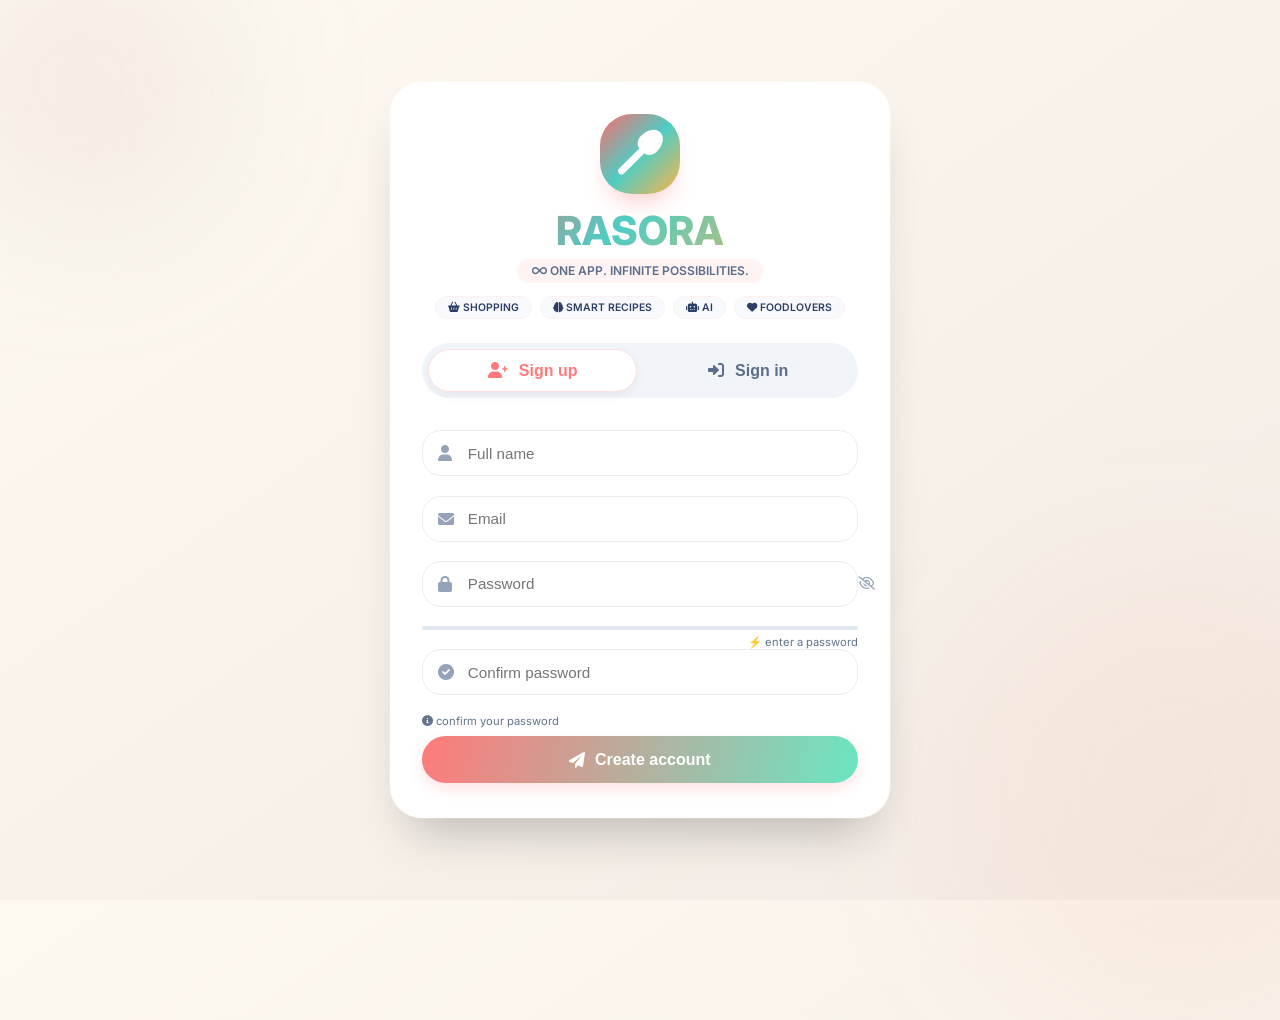
<file: signup.html>
<!DOCTYPE html>
<html lang="en">
<head>
    <meta charset="UTF-8">
    <meta name="viewport" content="width=device-width, initial-scale=1.0, user-scalable=yes">
    <title>RASORA • Sign up / Sign in</title>
    <link href="https://fonts.googleapis.com/css2?family=Inter:opsz,wght@14..32,300;400;500;600;700;800&display=swap" rel="stylesheet">
    <link rel="stylesheet" href="https://cdnjs.cloudflare.com/ajax/libs/font-awesome/6.0.0-beta3/css/all.min.css">
    <style>
        * { margin: 0; padding: 0; box-sizing: border-box; }
        body {
            min-height: 100vh;
            background: linear-gradient(145deg, #fef9f0 0%, #f2ebe5 100%);
            font-family: 'Inter', sans-serif;
            display: flex;
            align-items: center;
            justify-content: center;
            padding: 1.5rem;
            position: relative;
            overflow-x: hidden;
        }
        body::before {
            content: '';
            position: absolute;
            width: 320px;
            height: 320px;
            background: radial-gradient(circle, rgba(255,107,107,0.12) 0%, rgba(78,205,196,0.08) 80%);
            border-radius: 50%;
            top: -80px;
            left: -80px;
            z-index: 0;
            filter: blur(70px);
        }
        body::after {
            content: '';
            position: absolute;
            width: 450px;
            height: 450px;
            background: radial-gradient(circle, rgba(255,179,71,0.1) 0%, rgba(255,107,107,0.05) 80%);
            border-radius: 50%;
            bottom: -120px;
            right: -120px;
            z-index: 0;
            filter: blur(80px);
        }
        .auth-container {
            position: relative;
            z-index: 10;
            width: 100%;
            max-width: 500px;
            margin: 0 auto;
        }
        .card {
            background: rgba(255, 255, 255, 0.97);
            backdrop-filter: blur(3px);
            border-radius: 2rem;
            box-shadow: 0 30px 50px -20px rgba(0,0,0,0.25), 0 0 0 1px rgba(255,255,240,0.6);
            overflow: hidden;
        }
        .card-inner {
            padding: 2rem 2rem 2.2rem;
        }
        .tabs {
            display: flex;
            gap: 0.5rem;
            background: #f1f5f9;
            padding: 0.4rem;
            border-radius: 3rem;
            margin-bottom: 2rem;
        }
        .tab-btn {
            flex: 1;
            text-align: center;
            background: transparent;
            border: none;
            font-weight: 600;
            font-size: 1rem;
            padding: 0.7rem 0;
            border-radius: 2rem;
            cursor: pointer;
            color: #5b6e8c;
            transition: all 0.2s;
        }
        .tab-btn i { margin-right: 0.4rem; }
        .tab-btn.active {
            background: white;
            color: #ff7a7a;
            box-shadow: 0 4px 10px rgba(0,0,0,0.05);
            border: 1px solid #ffe0e0;
        }
        .auth-form.hidden { display: none; }
        .brand { text-align: center; margin-bottom: 1.5rem; }
        .brand-logo {
            width: 80px;
            height: 80px;
            margin: 0 auto 0.8rem auto;
            background: linear-gradient(135deg, #FF6B6B, #4ECDC4, #FFB347);
            border-radius: 2rem;
            display: flex;
            align-items: center;
            justify-content: center;
            box-shadow: 0 15px 25px -10px rgba(255,107,107,0.4);
        }
        .brand-logo i { font-size: 2.8rem; color: white; }
        .brand h1 {
            font-size: 2.5rem;
            font-weight: 800;
            background: linear-gradient(135deg, #FF6B6B 0%, #4ECDC4 45%, #FFB347 100%);
            background-clip: text;
            -webkit-background-clip: text;
            color: transparent;
        }
        .tagline {
            color: #5b6e8c;
            font-size: 0.75rem;
            font-weight: 600;
            margin-top: 0.2rem;
            background: rgba(255,107,107,0.08);
            padding: 0.3rem 0.9rem;
            border-radius: 2rem;
            width: fit-content;
            margin-left: auto;
            margin-right: auto;
        }
        .feature-strip {
            display: flex;
            flex-wrap: wrap;
            justify-content: center;
            gap: 0.5rem;
            margin: 0.8rem 0 1rem;
        }
        .feature-strip span {
            background: #f8f9fc;
            padding: 0.25rem 0.75rem;
            border-radius: 20px;
            font-size: 0.65rem;
            font-weight: 600;
            color: #2c3e66;
            border: 1px solid #ffefef;
        }
        .input-group {
            margin-bottom: 1.2rem;
            position: relative;
        }
        .input-group i {
            position: absolute;
            left: 1rem;
            top: 50%;
            transform: translateY(-50%);
            color: #94a3b8;
        }
        .input-group input {
            width: 100%;
            padding: 0.85rem 1rem 0.85rem 2.8rem;
            font-size: 0.95rem;
            border: 1.5px solid #e9edf2;
            border-radius: 1.2rem;
            outline: none;
            transition: all 0.2s;
        }
        .input-group input:focus {
            border-color: #ff7a7a;
            box-shadow: 0 0 0 3px rgba(255,122,122,0.15);
        }
        .toggle-pw {
            position: absolute;
            right: 1rem;
            top: 50%;
            transform: translateY(-50%);
            background: transparent;
            border: none;
            color: #94a3b8;
            cursor: pointer;
        }
        .strength-meter {
            margin-top: 0.4rem;
            height: 4px;
            background: #e2e8f0;
            border-radius: 4px;
            overflow: hidden;
        }
        .strength-fill {
            width: 0%;
            height: 100%;
            background: linear-gradient(90deg, #ff7a7a, #6be5c2);
            transition: width 0.2s;
        }
        .strength-text, .match-hint {
            font-size: 0.7rem;
            margin-top: 0.3rem;
            text-align: right;
            color: #64748b;
        }
        .match-hint { text-align: left; }
        .match-hint.valid { color: #10b981; }
        .match-hint.invalid { color: #ef4444; }
        .auth-btn {
            width: 100%;
            background: linear-gradient(105deg, #ff7a7a, #6be5c2);
            border: none;
            padding: 0.9rem;
            border-radius: 1.8rem;
            font-size: 1rem;
            font-weight: 700;
            color: white;
            cursor: pointer;
            display: flex;
            align-items: center;
            justify-content: center;
            gap: 0.6rem;
            margin-top: 0.5rem;
            box-shadow: 0 6px 14px rgba(255,122,122,0.2);
        }
        .auth-btn:hover {
            transform: translateY(-2px);
            filter: brightness(1.02);
        }
        .forgot-link { text-align: right; margin-top: 0.4rem; font-size: 0.7rem; }
        .forgot-link a { color: #ff7a7a; text-decoration: none; }
        .toast-message {
            position: fixed;
            bottom: 2rem;
            left: 50%;
            transform: translateX(-50%) scale(0.9);
            background: #1e293b;
            color: white;
            padding: 0.7rem 1.5rem;
            border-radius: 3rem;
            font-size: 0.85rem;
            display: flex;
            align-items: center;
            gap: 0.6rem;
            z-index: 1000;
            opacity: 0;
            visibility: hidden;
            transition: 0.2s;
            background: rgba(30,41,59,0.95);
        }
        .toast-message.show {
            opacity: 1;
            visibility: visible;
            transform: translateX(-50%) scale(1);
        }
    </style>
</head>
<body>
<div class="auth-container">
    <div class="card">
        <div class="card-inner">
            <div class="brand">
                <div class="brand-logo"><i class="fas fa-utensil-spoon"></i></div>
                <h1>RASORA</h1>
                <div class="tagline"><i class="fas fa-infinity"></i> ONE APP. INFINITE POSSIBILITIES.</div>
                <div class="feature-strip">
                    <span><i class="fas fa-shopping-basket"></i> SHOPPING</span>
                    <span><i class="fas fa-brain"></i> SMART RECIPES</span>
                    <span><i class="fas fa-robot"></i> AI</span>
                    <span><i class="fas fa-heart"></i> FOODLOVERS</span>
                </div>
            </div>
            <div class="tabs">
                <button class="tab-btn active" id="tabSignupBtn"><i class="fas fa-user-plus"></i> Sign up</button>
                <button class="tab-btn" id="tabSigninBtn"><i class="fas fa-sign-in-alt"></i> Sign in</button>
            </div>
            <div class="forms-container">
                <div id="signupFormContainer" class="auth-form">
                    <form id="signupForm">
                        <div class="input-group"><i class="fas fa-user"></i><input type="text" id="fullName" placeholder="Full name"></div>
                        <div class="input-group"><i class="fas fa-envelope"></i><input type="email" id="signupEmail" placeholder="Email"></div>
                        <div class="input-group password-wrapper">
                            <i class="fas fa-lock"></i><input type="password" id="signupPassword" placeholder="Password">
                            <button type="button" class="toggle-pw toggleSignupPw"><i class="far fa-eye-slash"></i></button>
                        </div>
                        <div class="strength-meter"><div class="strength-fill" id="strengthFill"></div></div>
                        <div class="strength-text" id="strengthText">⚡ at least 6 characters</div>
                        <div class="input-group password-wrapper">
                            <i class="fas fa-check-circle"></i><input type="password" id="confirmPassword" placeholder="Confirm password">
                        </div>
                        <div class="match-hint" id="matchHint"><i class="fas fa-info-circle"></i> <span>passwords must match</span></div>
                        <button type="submit" class="auth-btn"><i class="fas fa-paper-plane"></i> Create account</button>
                    </form>
                </div>
                <div id="signinFormContainer" class="auth-form hidden">
                    <form id="signinForm">
                        <div class="input-group"><i class="fas fa-envelope"></i><input type="email" id="signinEmail" placeholder="Email"></div>
                        <div class="input-group password-wrapper">
                            <i class="fas fa-lock"></i><input type="password" id="signinPassword" placeholder="Password">
                            <button type="button" class="toggle-pw toggleSigninPw"><i class="far fa-eye-slash"></i></button>
                        </div>
                        <div class="forgot-link"><a href="#" id="forgotMock">Forgot password?</a></div>
                        <button type="submit" class="auth-btn"><i class="fas fa-arrow-right-to-bracket"></i> Sign in</button>
                    </form>
                </div>
            </div>
        </div>
    </div>
</div>
<div id="toastMsg" class="toast-message"><i class="fas fa-bell"></i> <span id="toastText"></span></div>

<script>
    (function() {
        const tabSignup = document.getElementById('tabSignupBtn');
        const tabSignin = document.getElementById('tabSigninBtn');
        const signupContainer = document.getElementById('signupFormContainer');
        const signinContainer = document.getElementById('signinFormContainer');
        const fullName = document.getElementById('fullName');
        const signupEmail = document.getElementById('signupEmail');
        const signupPassword = document.getElementById('signupPassword');
        const confirmPw = document.getElementById('confirmPassword');
        const signinEmail = document.getElementById('signinEmail');
        const signinPassword = document.getElementById('signinPassword');
        const strengthFill = document.getElementById('strengthFill');
        const strengthText = document.getElementById('strengthText');
        const matchHint = document.getElementById('matchHint');
        const toast = document.getElementById('toastMsg');
        const toastText = document.getElementById('toastText');
        
        function showToast(msg, isError = false) {
            toastText.innerText = msg;
            toast.classList.add('show');
            setTimeout(() => toast.classList.remove('show'), 3000);
        }
        
        function updateStrength() {
            const val = signupPassword.value;
            if (!val.length) { strengthFill.style.width = '0%'; strengthText.innerHTML = '⚡ enter a password'; return; }
            let strength = 0;
            if (val.length >= 6) strength++;
            if (val.length >= 8) strength++;
            if (/[A-Z]/.test(val)) strength++;
            if (/[0-9]/.test(val)) strength++;
            if (/[^A-Za-z0-9]/.test(val)) strength++;
            let percent = Math.min(100, strength * 20);
            strengthFill.style.width = `${percent}%`;
            if (val.length < 6) strengthText.innerHTML = ' weak — min 6 chars';
            else if (strength >= 3) strengthText.innerHTML = ' strong password';
            else strengthText.innerHTML = ' decent — add numbers/symbols';
        }
        
        function updateMatch() {
            const pw = signupPassword.value;
            const conf = confirmPw.value;
            if (!conf) { matchHint.innerHTML = '<i class="fas fa-info-circle"></i> <span>confirm your password</span>'; matchHint.classList.remove('valid','invalid'); return; }
            if (pw === conf) { matchHint.innerHTML = '<i class="fas fa-check-circle"></i> <span>passwords match ✓</span>'; matchHint.classList.add('valid'); matchHint.classList.remove('invalid'); }
            else { matchHint.innerHTML = '<i class="fas fa-times-circle"></i> <span>passwords do not match</span>'; matchHint.classList.add('invalid'); matchHint.classList.remove('valid'); }
        }
        
        signupPassword.addEventListener('input', () => { updateStrength(); updateMatch(); });
        confirmPw.addEventListener('input', updateMatch);
        
        document.querySelector('.toggleSignupPw').addEventListener('click', () => {
            const type = signupPassword.type === 'password' ? 'text' : 'password';
            signupPassword.type = type;
            document.querySelector('.toggleSignupPw i').className = type === 'password' ? 'far fa-eye-slash' : 'far fa-eye';
        });
        document.querySelector('.toggleSigninPw').addEventListener('click', () => {
            const type = signinPassword.type === 'password' ? 'text' : 'password';
            signinPassword.type = type;
            document.querySelector('.toggleSigninPw i').className = type === 'password' ? 'far fa-eye-slash' : 'far fa-eye';
        });
        
        function validateSignup() {
            if (!fullName.value.trim()) { showToast('Enter full name', true); return false; }
            if (!signupEmail.value.trim()) { showToast('Enter email', true); return false; }
            if (!/^[^\s@]+@([^\s@]+\.)+[^\s@]+$/.test(signupEmail.value.trim())) { showToast('Invalid email', true); return false; }
            if (signupPassword.value.length < 6) { showToast('Password min 6 chars', true); return false; }
            if (signupPassword.value !== confirmPw.value) { showToast('Passwords do not match', true); return false; }
            return true;
        }
        
        document.getElementById('signupForm').addEventListener('submit', async (e) => {
            e.preventDefault();
            if (!validateSignup()) return;
            const btn = e.target.querySelector('button[type="submit"]');
            const orig = btn.innerHTML;
            btn.innerHTML = '<i class="fas fa-spinner fa-pulse"></i> Creating...';
            btn.disabled = true;
            try {
                const response = await fetch('http://localhost:8000/api/signup', {
                    method: 'POST',
                    headers: { 'Content-Type': 'application/json' },
                    body: JSON.stringify({
                        name: fullName.value.trim(),
                        email: signupEmail.value.trim(),
                        password: signupPassword.value,
                        diet_pref: 'vegetarian'
                    })
                });
                const data = await response.json();
                if (response.ok) {
                    localStorage.setItem('rasora_user', JSON.stringify({ id: data.user_id, name: fullName.value.trim(), email: signupEmail.value.trim() }));
                    localStorage.setItem('rasora_logged_in', 'true');
                    showToast(` Welcome ${fullName.value.trim().split(' ')[0]}! Redirecting...`, false);
                    setTimeout(() => {
                        window.location.href = 'index.html';
                    }, 1500);
                } else {
                    showToast(data.detail || 'Signup failed', true);
                }
            } catch (error) {
                showToast('Network error. Try again.', true);
            }
            btn.innerHTML = orig;
            btn.disabled = false;
        });
        
        document.getElementById('signinForm').addEventListener('submit', async (e) => {
            e.preventDefault();
            const email = signinEmail.value.trim();
            const pwd = signinPassword.value;
            if (!email || !pwd) { showToast('Enter email and password', true); return; }
            const btn = e.target.querySelector('button[type="submit"]');
            const orig = btn.innerHTML;
            btn.innerHTML = '<i class="fas fa-spinner fa-pulse"></i> Signing in...';
            btn.disabled = true;
            try {
                const response = await fetch('http://localhost:8000/api/login', {
                    method: 'POST',
                    headers: { 'Content-Type': 'application/x-www-form-urlencoded' },
                    body: new URLSearchParams({ email, password: pwd })
                });
                const data = await response.json();
                if (response.ok) {
                    localStorage.setItem('rasora_user', JSON.stringify({ id: data.user_id, name: data.name, email }));
                    localStorage.setItem('rasora_logged_in', 'true');
                    showToast('🎉 Sign in successful! Redirecting...', false);
                    setTimeout(() => { window.location.href = 'index.html'; }, 1000);
                } else {
                    const message = Array.isArray(data.detail) ? data.detail.map(d=>d.msg||d).join(', ') : (typeof data.detail==='object' ? JSON.stringify(data.detail) : data.detail);
                    showToast(message || 'Login failed', true);
                }
            } catch (error) {
                showToast('Network error. Try again.', true);
            }
            btn.innerHTML = orig;
            btn.disabled = false;
        });
        
        document.getElementById('forgotMock').addEventListener('click', (e) => {
            e.preventDefault();
            showToast('📧 Password reset link sent (demo)', false);
        });
        
        function setActiveTab(tab) {
            if (tab === 'signup') {
                tabSignup.classList.add('active'); tabSignin.classList.remove('active');
                signupContainer.classList.remove('hidden'); signinContainer.classList.add('hidden');
            } else {
                tabSignin.classList.add('active'); tabSignup.classList.remove('active');
                signinContainer.classList.remove('hidden'); signupContainer.classList.add('hidden');
            }
        }
        tabSignup.addEventListener('click', () => setActiveTab('signup'));
        tabSignin.addEventListener('click', () => setActiveTab('signin'));
        updateStrength(); updateMatch();
    })();
</script>
</body>
</html>
</file>
